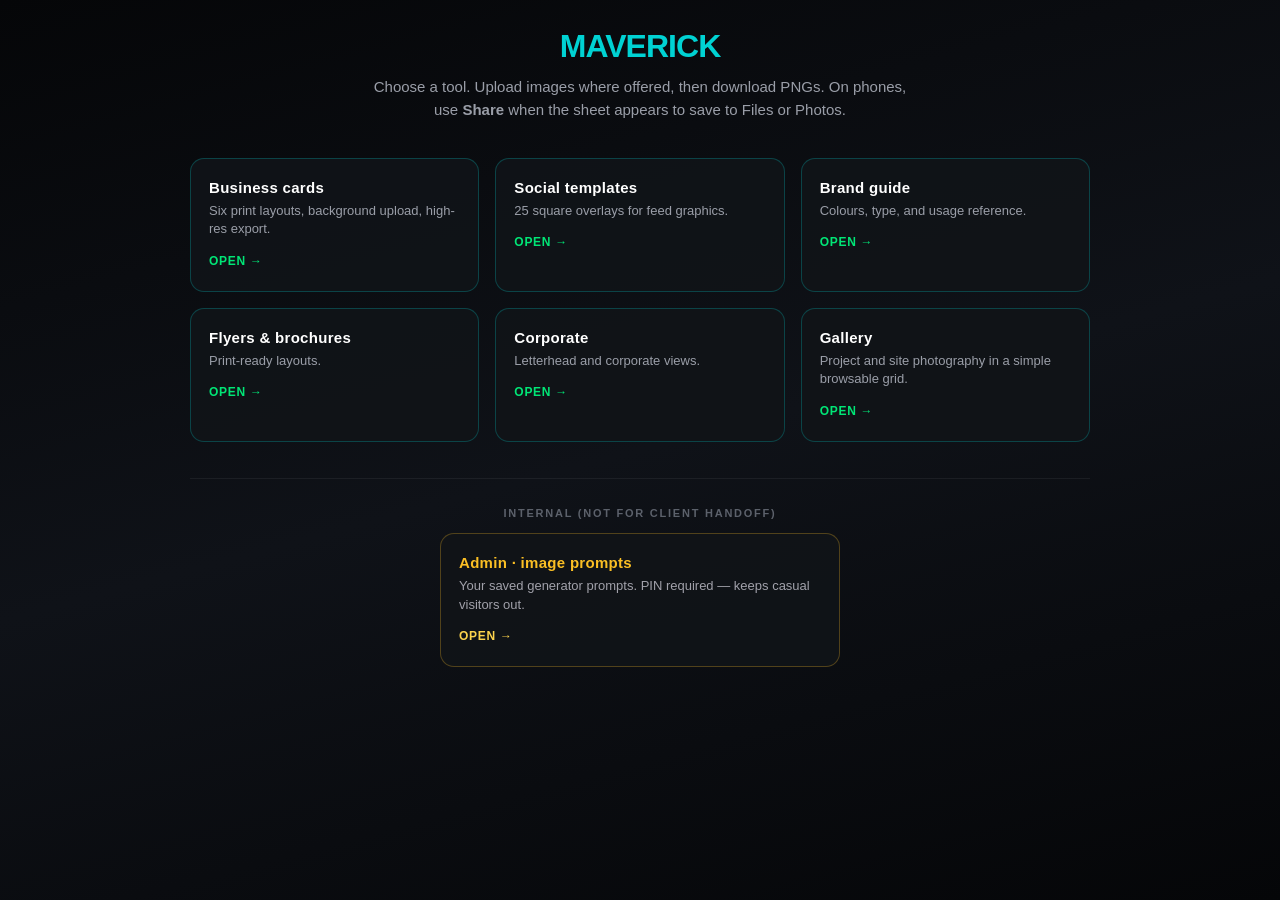
<file: index.html>
<!DOCTYPE html>
<html lang="en">
<head>
    <meta charset="UTF-8">
    <meta name="viewport" content="width=device-width, initial-scale=1.0, viewport-fit=cover">
    <meta name="theme-color" content="#050608">
    <title>Maverick — Client Studio</title>
    <link rel="stylesheet" href="assets/maverick-mobile.css">
    <style>
        :root {
            --charcoal: #0c0e12;
            --turq: #00d2d3;
            --green: #00e676;
            --muted: #9a9ea8;
            --font: -apple-system, BlinkMacSystemFont, "Segoe UI", Roboto, Helvetica, Arial, sans-serif;
        }
        * { box-sizing: border-box; }
        body {
            margin: 0;
            min-height: 100vh;
            font-family: var(--font);
            background: linear-gradient(165deg, #050608 0%, #0f1218 50%, #050608 100%);
            color: #fff;
            padding: 28px 20px 48px;
        }
        header {
            text-align: center;
            max-width: 560px;
            margin: 0 auto 36px;
        }
        h1 {
            font-weight: 900;
            font-size: clamp(1.5rem, 5vw, 2rem);
            letter-spacing: -0.03em;
            margin: 0 0 10px;
            color: var(--turq);
            text-transform: uppercase;
        }
        p.lead {
            margin: 0;
            color: var(--muted);
            font-size: 15px;
            line-height: 1.55;
        }
        .grid {
            display: grid;
            grid-template-columns: repeat(auto-fill, minmax(min(100%, 280px), 1fr));
            gap: 16px;
            max-width: 900px;
            margin: 0 auto;
        }
        a.card {
            display: flex;
            flex-direction: column;
            gap: 6px;
            padding: 20px 18px;
            border-radius: 14px;
            border: 1px solid rgba(0, 210, 211, 0.25);
            background: rgba(17, 20, 24, 0.92);
            text-decoration: none;
            color: inherit;
            min-height: 44px;
            transition: border-color 0.15s ease, transform 0.15s ease;
        }
        a.card:hover,
        a.card:focus-visible {
            border-color: rgba(0, 210, 211, 0.55);
            transform: translateY(-2px);
        }
        a.card strong {
            font-size: 15px;
            font-weight: 800;
            color: #fff;
            letter-spacing: 0.02em;
        }
        a.card span {
            font-size: 13px;
            color: var(--muted);
            line-height: 1.45;
        }
        a.card .go {
            margin-top: 8px;
            font-size: 12px;
            font-weight: 700;
            color: var(--green);
            text-transform: uppercase;
            letter-spacing: 0.06em;
        }
        .hub-internal {
            max-width: 900px;
            margin: 36px auto 0;
            padding-top: 28px;
            border-top: 1px solid rgba(255, 255, 255, 0.06);
        }
        .hub-internal-label {
            margin: 0 0 14px;
            text-align: center;
            font-size: 11px;
            font-weight: 700;
            text-transform: uppercase;
            letter-spacing: 0.16em;
            color: #5c616b;
        }
        a.card.card--internal {
            border-color: rgba(251, 191, 36, 0.28);
            max-width: 400px;
            margin: 0 auto;
        }
        a.card.card--internal:hover,
        a.card.card--internal:focus-visible {
            border-color: rgba(251, 191, 36, 0.5);
        }
        a.card.card--internal strong { color: #fbbf24; }
        a.card.card--internal span { color: #a1a1aa; }
        a.card.card--internal .go {
            color: #fcd34d;
        }
    </style>
</head>
<body>
    <header>
        <h1>Maverick</h1>
        <p class="lead">Choose a tool. Upload images where offered, then download PNGs. On phones, use <strong>Share</strong> when the sheet appears to save to Files or Photos.</p>
    </header>
    <nav class="grid" aria-label="Maverick tools">
        <a class="card" href="maverick-studio.html">
            <strong>Business cards</strong>
            <span>Six print layouts, background upload, high-res export.</span>
            <span class="go">Open →</span>
        </a>
        <a class="card" href="maverick-social.html">
            <strong>Social templates</strong>
            <span>25 square overlays for feed graphics.</span>
            <span class="go">Open →</span>
        </a>
        <a class="card" href="maverick-brand.html">
            <strong>Brand guide</strong>
            <span>Colours, type, and usage reference.</span>
            <span class="go">Open →</span>
        </a>
        <a class="card" href="maverick-flyer.html">
            <strong>Flyers &amp; brochures</strong>
            <span>Print-ready layouts.</span>
            <span class="go">Open →</span>
        </a>
        <a class="card" href="maverick-corporate.html">
            <strong>Corporate</strong>
            <span>Letterhead and corporate views.</span>
            <span class="go">Open →</span>
        </a>
        <a class="card" href="maverick-gallery.html">
            <strong>Gallery</strong>
            <span>Project and site photography in a simple browsable grid.</span>
            <span class="go">Open →</span>
        </a>
    </nav>

    <section class="hub-internal" aria-label="Internal tools">
        <p class="hub-internal-label">Internal (not for client handoff)</p>
        <a class="card card--internal" href="maverick-admin.html">
            <strong>Admin · image prompts</strong>
            <span>Your saved generator prompts. PIN required — keeps casual visitors out.</span>
            <span class="go">Open →</span>
        </a>
    </section>
</body>
</html>
</file>
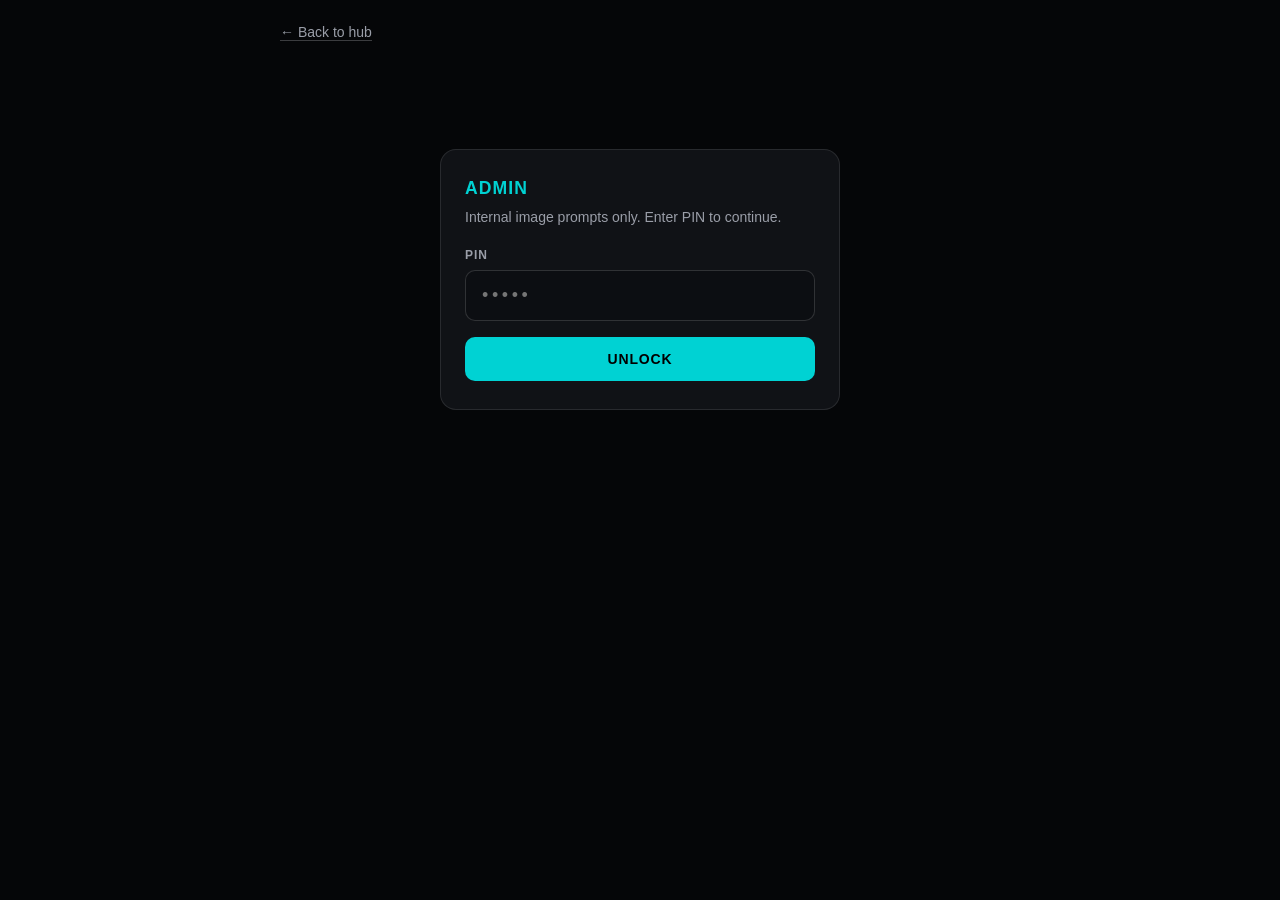
<file: maverick-admin.html>
<!DOCTYPE html>
<html lang="en">
<head>
    <meta charset="UTF-8">
    <meta name="viewport" content="width=device-width, initial-scale=1.0, viewport-fit=cover">
    <meta name="robots" content="noindex, nofollow">
    <meta name="theme-color" content="#050608">
    <title>Maverick — Admin</title>
    <link rel="stylesheet" href="assets/maverick-mobile.css">
    <style>
        :root {
            --turq: #00d2d3;
            --green: #00e676;
            --muted: #9a9ea8;
            --font: -apple-system, BlinkMacSystemFont, "Segoe UI", Roboto, Helvetica, Arial, sans-serif;
        }
        * { box-sizing: border-box; }
        body {
            margin: 0;
            min-height: 100vh;
            font-family: var(--font);
            background: #050608;
            color: #fff;
            padding: 24px 18px 48px;
        }
        .top {
            max-width: 720px;
            margin: 0 auto 28px;
            display: flex;
            align-items: center;
            justify-content: space-between;
            flex-wrap: wrap;
            gap: 12px;
        }
        .top a {
            color: var(--muted);
            font-size: 14px;
            text-decoration: none;
            border-bottom: 1px solid rgba(161, 161, 166, 0.35);
        }
        .top a:hover { color: #fff; }
        #pin-gate {
            max-width: 400px;
            margin: 12vh auto 0;
            padding: 28px 24px;
            border-radius: 16px;
            border: 1px solid rgba(255, 255, 255, 0.1);
            background: rgba(17, 20, 24, 0.95);
        }
        #pin-gate h1 {
            margin: 0 0 8px;
            font-size: 1.1rem;
            font-weight: 800;
            color: var(--turq);
            text-transform: uppercase;
            letter-spacing: 0.06em;
        }
        #pin-gate p.lead {
            margin: 0 0 20px;
            font-size: 14px;
            color: var(--muted);
            line-height: 1.5;
        }
        #pin-form label {
            display: block;
            font-size: 12px;
            font-weight: 700;
            text-transform: uppercase;
            letter-spacing: 0.08em;
            color: var(--muted);
            margin-bottom: 8px;
        }
        #pin-input {
            width: 100%;
            padding: 14px 16px;
            border-radius: 10px;
            border: 1px solid rgba(255, 255, 255, 0.15);
            background: #0c0e12;
            color: #fff;
            font-size: 18px;
            letter-spacing: 0.2em;
            margin-bottom: 16px;
        }
        #pin-input:focus {
            outline: none;
            border-color: var(--turq);
        }
        #pin-form button[type="submit"] {
            width: 100%;
            padding: 14px;
            border: none;
            border-radius: 10px;
            background: var(--turq);
            color: #000;
            font-weight: 800;
            font-size: 14px;
            text-transform: uppercase;
            letter-spacing: 0.06em;
            cursor: pointer;
        }
        #pin-form button[type="submit"]:hover { background: var(--green); }
        #pin-err {
            margin: 12px 0 0;
            font-size: 13px;
            color: #f87171;
        }
        #admin-main { max-width: 960px; margin: 0 auto; }
        #admin-main[hidden], #pin-gate[hidden] { display: none !important; }
        .bank {
            margin-bottom: 36px;
        }
        .bank h2 {
            margin: 0 0 8px;
            font-size: 1rem;
            color: var(--turq);
            text-transform: uppercase;
            letter-spacing: 0.04em;
        }
        .bank p.hint {
            margin: 0 0 12px;
            font-size: 13px;
            color: var(--muted);
            line-height: 1.45;
        }
        .bank-toolbar {
            display: flex;
            gap: 10px;
            margin-bottom: 10px;
            flex-wrap: wrap;
        }
        .bank-toolbar button {
            padding: 8px 14px;
            border-radius: 8px;
            border: 1px solid rgba(0, 210, 211, 0.4);
            background: rgba(0, 210, 211, 0.12);
            color: var(--turq);
            font-size: 12px;
            font-weight: 700;
            cursor: pointer;
        }
        .bank-toolbar button:hover { background: rgba(0, 210, 211, 0.22); }
        .bank-toolbar .done {
            color: var(--green);
            border-color: rgba(0, 230, 118, 0.4);
        }
        pre.copy-target {
            margin: 0;
            padding: 16px;
            border-radius: 12px;
            border: 1px solid rgba(255, 255, 255, 0.1);
            background: #0c0e12;
            color: #e5e7eb;
            font-size: 12px;
            line-height: 1.45;
            overflow-x: auto;
            white-space: pre-wrap;
            word-break: break-word;
            max-height: min(70vh, 560px);
            overflow-y: auto;
        }
        .lock-row {
            max-width: 960px;
            margin: 24px auto 0;
            text-align: right;
        }
        .lock-row button {
            background: transparent;
            border: 1px solid rgba(255, 255, 255, 0.2);
            color: var(--muted);
            padding: 8px 14px;
            border-radius: 8px;
            font-size: 12px;
            cursor: pointer;
        }
        .lock-row button:hover { color: #fff; border-color: rgba(255, 255, 255, 0.35); }
    </style>
</head>
<body>
    <div class="top">
        <a href="index.html">← Back to hub</a>
    </div>

    <div id="pin-gate">
        <h1>Admin</h1>
        <p class="lead">Internal image prompts only. Enter PIN to continue.</p>
        <form id="pin-form" novalidate>
            <label for="pin-input">PIN</label>
            <input id="pin-input" type="password" name="pin" inputmode="numeric" autocomplete="one-time-code" maxlength="12" required placeholder="•••••">
            <button type="submit">Unlock</button>
            <p id="pin-err" role="alert" hidden>Incorrect PIN. Try again.</p>
        </form>
    </div>

    <div id="admin-main" hidden>
        <div class="bank">
            <h2>Hospital epoxy workflow (JSON)</h2>
            <p class="hint">Copy as one block for your generator / notes.</p>
            <div class="bank-toolbar">
                <button type="button" data-copy="#json-hospital">Copy</button>
            </div>
            <pre id="json-hospital" class="copy-target"></pre>
        </div>

        <div class="bank">
            <h2>Industrial factory floor (JSON)</h2>
            <p class="hint">Six stages — concrete through finished mirror.</p>
            <div class="bank-toolbar">
                <button type="button" data-copy="#json-factory">Copy</button>
            </div>
            <pre id="json-factory" class="copy-target"></pre>
        </div>

        <div class="bank">
            <h2>Residential interior (JSON)</h2>
            <p class="hint">Prep through reveal / finished room.</p>
            <div class="bank-toolbar">
                <button type="button" data-copy="#json-residential">Copy</button>
            </div>
            <pre id="json-residential" class="copy-target"></pre>
        </div>

        <div class="bank">
            <h2>Extra single prompts (plain text)</h2>
            <p class="hint">Six standalone prompts + intro blurb.</p>
            <div class="bank-toolbar">
                <button type="button" data-copy="#text-extra">Copy</button>
            </div>
            <pre id="text-extra" class="copy-target"></pre>
        </div>

        <div class="lock-row">
            <button type="button" id="lock-btn">Lock (this browser tab)</button>
        </div>
    </div>

    <script>
(function () {
    var SESSION_KEY = 'mav_admin_ok_v1';
    var pinGate = document.getElementById('pin-gate');
    var adminMain = document.getElementById('admin-main');
    var pinForm = document.getElementById('pin-form');
    var pinInput = document.getElementById('pin-input');
    var pinErr = document.getElementById('pin-err');
    var lockBtn = document.getElementById('lock-btn');

    var DATA = {
        hospital: [
            {"stage":"Infection Control & Prep (Sealing the Ward)","prompt":"Raw documentary photography, highly realistic. A Black male contractor in a hospital corridor, meticulously taping heavy clear plastic sheeting over a set of double doors to seal off the work zone from the active hospital. He is wearing a black one-piece overall with faint dust and dried paint marks. His hands show real skin texture and effort as he presses the blue painter's tape against the clinical white door frame. Bright, harsh fluorescent hospital lighting. 35mm lens, unretouched, authentic, no CGI.","rationale":"Shows that Maverick respects the sensitive environment of a medical facility. Dust mitigation and infection control are massive selling points for hospital administrators."},
            {"stage":"Dustless Substrate Prep (HEPA Grinding)","prompt":"Realistic industrial photography, documentary style. A Black male contractor operating a walk-behind concrete floor grinder in a stripped-down hospital hallway. The grinder is attached to a massive industrial HEPA vacuum with thick ribbed hoses. He is wearing a dusty black one-piece overall, safety glasses, and a respirator mask. The environment is a mix of sterile hospital white walls and raw, exposed grey concrete flooring. Clinical overhead lighting, highly detailed, gritty but controlled labor, 50mm lens.","rationale":"Proves that they use the right gear for the environment. Hospital jobs require 'dustless' systems, and showing the heavy vacuum equipment establishes ultimate professionalism."},
            {"stage":"Hygienic Coving (The Wall-to-Floor Curve)","prompt":"Candid photojournalism, extreme realism. Low angle close-up of a Black male contractor kneeling on a concrete floor next to a white hospital wall. He is wearing faded black one-piece overalls with heavy grey dust on the knees. He is using a specialized curved steel coving trowel to meticulously sculpt a seamless, curved epoxy baseboard where the floor meets the wall. Authentic, calloused hands with a bit of grey resin on the knuckles. Shallow depth of field, sharp focus on the trowel and the smooth curve. Unstaged, raw.","rationale":"Coving is a strict health and safety requirement in hospitals so bacteria can't build up in 90-degree corners. Highlighting this specific technical skill screams 'we are medical facility experts'."},
            {"stage":"Active Pour (Medical Grade Resin)","prompt":"Hyper-realistic on-site construction photography. Wide shot looking down a long, bright hospital corridor. A Black male contractor is pouring a heavy bucket of thick, pale medical-blue epoxy resin onto the floor. He is wearing a black one-piece overall with fresh resin drips on the boots and cuffs, and specialized spiked shoes. The wet resin is highly reflective, bouncing the harsh white fluorescent ceiling lights. Deep depth of field, authentic mid-job chaos contrasting with clinical walls. No CGI, perfectly lifelike.","rationale":"Captures the critical moment of the pour. The pale blue/grey resin is classic for medical environments, and the spiked shoes reinforce the specialized nature of the work."},
            {"stage":"Topcoat Application (Anti-Slip Finish)","prompt":"Cinematic documentary photography, unpolished. A Black male contractor in a hospital room, standing on a glossy wet epoxy floor wearing spiked cleats. He is using a long metal extension pole with a high-quality roller to apply a clear, matte anti-slip topcoat over the resin. He is wearing a dark charcoal one-piece overall speckled with white and grey dust. Intense, focused expression. The room has clinical medical gas outlets on the walls. Natural window light mixing with harsh overheads. 85mm lens, photorealistic.","rationale":"Shows the final technical step. Hospitals need anti-slip surfaces that are still easy to clean. The concentration on the worker's face emphasizes the zero-margin-for-error nature of the job."},
            {"stage":"Finished Floor (The Clinical Mirror & The Worker)","prompt":"Editorial documentary photography. A stunning wide shot of a finished, completely seamless, high-gloss pale grey hospital corridor. It looks absolutely pristine and sterile, reflecting the doors and lights perfectly. Just outside the finished zone, standing on a taped-off raw concrete section, a Black male contractor in a heavily soiled, dusty, and paint-splattered black one-piece overall is wiping sweat from his forehead with a rag. Stark, beautiful contrast between the dirty labor and the flawless medical environment. 24mm lens.","rationale":"The ultimate payoff shot. It visualizes the core brand message: the pristine, ultra-hygienic environment exists entirely because of the hard, gritty work put in by the Maverick specialist."}
        ],
        factory: [
            {"stage":"Surface Preparation (Concrete Grinding)","prompt":"Raw industrial documentary photography, highly realistic. A Black male contractor operating a heavy-duty, walk-behind concrete floor grinder in a massive, dimly lit factory. He is wearing a black one-piece overall heavily coated in grey concrete dust from the knees down, along with industrial ear muffs and a respirator mask. The grinder is kicking up a slight haze of dust. Harsh lighting from high-bay warehouse lights cutting through the dust. 35mm lens, gritty, unretouched, authentic heavy labor.","rationale":"Shows that Maverick understands the most critical step of epoxy flooring: mechanical profile prep. The heavy dust on the dark overalls grounds the image in undeniable reality."},
            {"stage":"Substrate Patching (Crack Filling)","prompt":"Candid photojournalism, extreme realism. Low angle close-up of a Black male contractor kneeling on a rough concrete factory floor. He is wearing faded black one-piece overalls with heavily scuffed and dusty knees. He is using a steel hand trowel to aggressively pack a thick epoxy patching compound into a jagged structural crack in the concrete. Authentic skin texture on his bare hands, showing minor calluses and dirt. Ambient industrial lighting, 50mm lens, shallow depth of field focusing on the tool and the crack.","rationale":"Focuses on the meticulous structural remediation that happens before the coating goes down. The scuffed knees of the overall prove this is real, hard work."},
            {"stage":"Chemical Mixing (The Resin Station)","prompt":"Cinematic documentary photography, unpolished. A Black male contractor standing over a large industrial mixing bucket in a warehouse loading bay. He is holding a heavy-duty power drill fitted with a long metal mixing paddle, aggressively churning a thick, grey, two-part epoxy resin. He is wearing a black one-piece overall with visible chemical smudges and dried epoxy drips. He has thick black nitrile gloves on. Focused expression. Natural daylight spilling in from an open rolling warehouse door. 85mm lens, photorealistic.","rationale":"Highlights the technical, chemical nature of advanced coatings. The mixing process is crucial for epoxy, and capturing the viscous texture of the resin adds immense realism."},
            {"stage":"Active Application (Notched Squeegee)","prompt":"Hyper-realistic on-site construction photography. Wide shot of a Black male contractor in a massive industrial corridor. He is wearing a black one-piece overall, bending forward and pulling a wide, metal-notched squeegee through a massive puddle of self-leveling dark grey epoxy. The wet epoxy is highly reflective, mirroring the harsh overhead fluorescent lights. The contractor's overall has wet splashes of resin on the boots and cuffs. Deep depth of field, sharp focus, no CGI, completely authentic.","rationale":"Captures the heavy physical exertion and the specific professional tools used for industrial floor coatings. The reflection in the wet epoxy creates a striking visual."},
            {"stage":"De-Aeration (Spiked Shoes & Roller)","prompt":"Realistic architectural photography, documentary style. Full body shot of a Black male contractor walking directly on top of a freshly laid, wet, glossy grey epoxy floor inside a warehouse. He is wearing specialized spiked epoxy cleats over his work boots to avoid leaving footprints. He is wearing a worn black one-piece overall and using an extension pole with a spiked porcupine roller to release air bubbles from the wet resin. Intense focus. Crisp industrial lighting, 50mm lens, raw and lifelike.","rationale":"The spiked shoes and spiked roller are highly specific insider tools for epoxy work. Seeing them in use instantly signals to facility managers that this team knows exactly what they are doing."},
            {"stage":"Finished Floor (The Mirror Finish & The Worker)","prompt":"Editorial documentary photography. A wide shot looking down a vast warehouse aisle. The floor is a completely flawless, seamless, high-gloss grey epoxy that looks like glass, reflecting the factory ceiling perfectly. In the foreground edge, standing on the untreated concrete boundary, a Black male contractor in a dusty, paint-splattered black one-piece overall stands with his hands on his hips, admiring the finished cure. Stark contrast between the dirty, gritty worker and the pristine, clinical perfection of the floor. Unretouched, 24mm lens.","rationale":"The ultimate proof of concept. It contrasts the gritty reality of the laborer against the premium, high-performance outcome they deliver to the client."}
        ],
        residential: [
            {"stage":"Interior Prep (Masking and Taping)","prompt":"Candid documentary photography, highly realistic. Over-the-shoulder shot of a Black male painter kneeling on a canvas drop cloth in a modern residential living room. He is wearing faded black one-piece overalls with dried white paint scuffs. He is meticulously applying blue painter's tape along the edge of a wooden baseboard. His hands show real skin texture and minor paint stains. Natural daylight streaming through a nearby window, casting soft shadows. Shallow depth of field, 50mm lens, unretouched, no CGI, authentic prep work.","rationale":"Sells the meticulous nature of interior prep. The focus on the tape and baseboard shows that Maverick cares about the details and protecting the homeowner's property."},
            {"stage":"Interior Prep (Sanding and Patching)","prompt":"Raw architectural photography, unpolished reality. A Black male contractor standing in a partially prepped bedroom, using a sanding sponge on a freshly patched drywall seam. He is wearing a black one-piece overall that is heavily dusted with fine white gypsum powder across the chest and thighs. He has a white dust mask pulled down around his neck. White canvas drop cloths cover the floor. Ambient room lighting, gritty texture, sharp focus on the dust and action. 35mm lens, completely photorealistic.","rationale":"Shows the unglamorous but vital step of substrate preparation. The drywall dust on the dark overalls creates a highly authentic, blue-collar visual."},
            {"stage":"Active Painting (Cutting In / Ceiling Line)","prompt":"Hyper-realistic on-site photography. Low angle close-up of a Black male professional painter standing on a small aluminum step ladder in a residential hallway. He is wearing black one-piece overalls dotted with fresh white paint splatters. He is intensely focused, holding a high-quality angled paintbrush, cutting in a razor-sharp line of grey paint where the wall meets the white ceiling. Sweat on his brow, realistic lighting from a ceiling fixture. Macro details on the brush bristles and paint texture. No artificial studio lights.","rationale":"Highlights expert precision and a steady hand. Cutting in without tape is a mark of a true professional, and the low angle makes the contractor look authoritative."},
            {"stage":"Active Painting (Wall Rolling)","prompt":"Realistic documentary style. Wide shot of a residential dining room. A Black male contractor is using a metal extension pole with a thick roller to apply smooth, matte turquoise paint to a large accent wall. He is wearing a heavy-duty black one-piece overall with paint marks. A metal paint tray sits on a thick, paint-stained canvas drop cloth on the floor. Furniture in the background is covered in clear plastic sheeting. Bright natural light from a window. 24mm lens, authentic mid-job environment, highly lifelike.","rationale":"Demonstrates the scale of interior work while subtly showing off the protective plastic sheeting on the furniture—reassuring the target audience that their home is safe."},
            {"stage":"Finalizing (The Reveal / Tape Peel)","prompt":"Cinematic documentary photography, extreme close-up. The paint-stained hands of a Black male contractor gently pulling away a strip of blue painter's tape from a door frame. The peel reveals a flawless, razor-sharp edge between a crisp white wooden door frame and a newly painted dark charcoal wall. The cuff of his black overall is visible, dusted with drywall powder. Perfect lighting highlighting the wet sheen of the fresh paint versus the dry tape. 100mm macro lens, satisfying, hyper-detailed, unretouched.","rationale":"The 'tape peel' is universally satisfying and acts as undeniable proof of a flawless, high-quality finish and expert masking."},
            {"stage":"Finished (Pristine Room & The Worker)","prompt":"Editorial interior photography mixed with raw documentary style. A wide shot of a flawlessly painted, modern living room with crisp white ceilings and flawless charcoal walls. In the foreground, slightly out of focus, a Black male contractor in paint-splattered black overalls is rolling up a heavy canvas drop cloth, packing up his gear. The contrast between the dirty, hard-working contractor and the absolute perfection of the finished room is stark. Soft afternoon sunlight, 35mm lens, highly realistic, no CGI.","rationale":"Creates a powerful visual contrast. It proves that the beautiful, pristine home is the direct result of the gritty, messy labor provided by the Maverick specialist."}
        ],
        extra: "Fucking brilliant. Let's get into the nitty-gritty. We're pushing close-ups, over-the-shoulder shots, and macro details to build out a massive, highly authentic asset library. No plastic CGI bullshit, just real workers doing the actual heavy lifting.\n\nHere are 6 new, highly detailed prompts formatted separately so you can just copy and paste them straight into your image generator.\n\n***\n\n**Prompt 1: Expansion Joint Sealing (Macro Close-Up, Hands Only)**\nDocumentary style photography, hyper-realistic, extreme close-up. Focus on the hands and forearms of a Black male contractor sealing a large concrete expansion joint. He is wearing a heavy-duty black one-piece overall; the cuffs are frayed and dusted with grey concrete powder and white paint. He is using a professional caulking gun to squeeze thick grey polyurethane sealant into the concrete gap. Realistic skin texture with faint paint smudges on his knuckles. Shot on 100mm macro lens, shallow depth of field, natural harsh lighting. No CGI, raw industrial texture.\n\n***\n\n**Prompt 2: Rope Access Painting (Wide Scale, Faceless / Back View)**\nRealistic architectural photography, unretouched. A Black male professional painter suspended on industry-standard rope access gear against the massive concrete wall of a high-rise commercial building. Shot from behind and slightly below, his face is not visible. He is wearing a faded black one-piece overall speckled with white and turquoise paint drops, strapped tightly into a heavy-duty safety harness. He is using an extension pole roller to apply thick coating to the wall. Bright daytime sunlight, deep shadows, 35mm lens, authentic urban construction environment, completely photorealistic.\n\n***\n\n**Prompt 3: Liquid Applied Waterproofing / Balcony (Over-The-Shoulder, Focused)**\nCandid photojournalism, realistic. Over-the-shoulder shot of a Black male contractor kneeling on an exposed, weathered concrete balcony. He is wearing a black one-piece overall that shows heavy wear, knee-scuffs, and dried grey waterproofing compound. He is using a thick industrial brush to cut in a dark grey liquid membrane along the corner where the floor meets the wall. Natural overcast outdoor light, muted tones, highly detailed concrete textures. 50mm lens, eye-level, unstaged, no artificial lighting.\n\n***\n\n**Prompt 4: Industrial Corrosion Control (Profile, Action & Dust)**\nRaw documentary photography, gritty and realistic. A Black male contractor prepping massive rusted steel I-beams in an old industrial factory. Side profile shot. He is wearing a black one-piece overall covered in orange rust dust and grime, along with safety glasses and heavy leather gloves. He is using an angle grinder with a wire cup brush to strip the rust, creating a cloud of fine dust and a few sparks. Natural dim factory lighting piercing through high windows. Cinematic but raw, unpolished, 85mm lens.\n\n***\n\n**Prompt 5: Continuous QA Inspection (Close-Up, Tool & Texture)**\nHyper-realistic industrial photography, unretouched. Extreme close-up of a Black male contractor's hand pressing a digital Dry Film Thickness (DFT) gauge against a freshly painted commercial steel door frame. The sleeve of his black one-piece overall is visible, showing a few stray paint splatters and dust. The hand looks real, with authentic skin texture and a smudge of grease on the thumb. The digital screen of the gauge is in sharp focus. Clinical, precise, but clearly on a real, dirty job site. Macro lens, sharp contrast.\n\n***\n\n**Prompt 6: Rising Damp Treatment (Low Angle, Crouching)**\nRealistic on-site photography, documentary style. Low angle shot of a Black male contractor crouching near the base of an interior brick wall where the plaster has been stripped away. He is wearing a black one-piece overall heavily dusted with white plaster and brick dust. He is holding a specialized injection pump, pumping damp-proof cream into drilled holes along the mortar line. Only the side of his face is visible, focused and sweating slightly. Dim ambient indoor construction lighting, raw and authentic, no studio lights.\n"
    };

    function prettyJson(arr) {
        return JSON.stringify(arr, null, 2);
    }

    function unlockUi() {
        pinGate.hidden = true;
        adminMain.hidden = false;
        sessionStorage.setItem(SESSION_KEY, '1');
    }

    function lockUi() {
        sessionStorage.removeItem(SESSION_KEY);
        pinGate.hidden = false;
        adminMain.hidden = true;
        pinInput.value = '';
        pinErr.hidden = true;
    }

    function checkPin(raw) {
        var s = String(raw || '').replace(/\D/g, '');
        var target = [8, 5, 8, 7, 9].join('');
        return s === target;
    }

    document.getElementById('json-hospital').textContent = prettyJson(DATA.hospital);
    document.getElementById('json-factory').textContent = prettyJson(DATA.factory);
    document.getElementById('json-residential').textContent = prettyJson(DATA.residential);
    document.getElementById('text-extra').textContent = DATA.extra;

    if (sessionStorage.getItem(SESSION_KEY) === '1') {
        unlockUi();
    }

    pinForm.addEventListener('submit', function (e) {
        e.preventDefault();
        pinErr.hidden = true;
        if (checkPin(pinInput.value)) {
            unlockUi();
        } else {
            pinErr.hidden = false;
            pinInput.select();
        }
    });

    lockBtn.addEventListener('click', lockUi);

    document.querySelectorAll('[data-copy]').forEach(function (btn) {
        btn.addEventListener('click', function () {
            var sel = btn.getAttribute('data-copy');
            var el = document.querySelector(sel);
            if (!el) return;
            var text = el.textContent;
            function markDone() {
                btn.classList.add('done');
                btn.textContent = 'Copied';
                setTimeout(function () {
                    btn.classList.remove('done');
                    btn.textContent = 'Copy';
                }, 1600);
            }
            if (navigator.clipboard && navigator.clipboard.writeText) {
                navigator.clipboard.writeText(text).then(markDone).catch(function () {
                    window.prompt('Copy:', text);
                });
            } else {
                window.prompt('Copy:', text);
            }
        });
    });
})();
    </script>
</body>
</html>
</file>
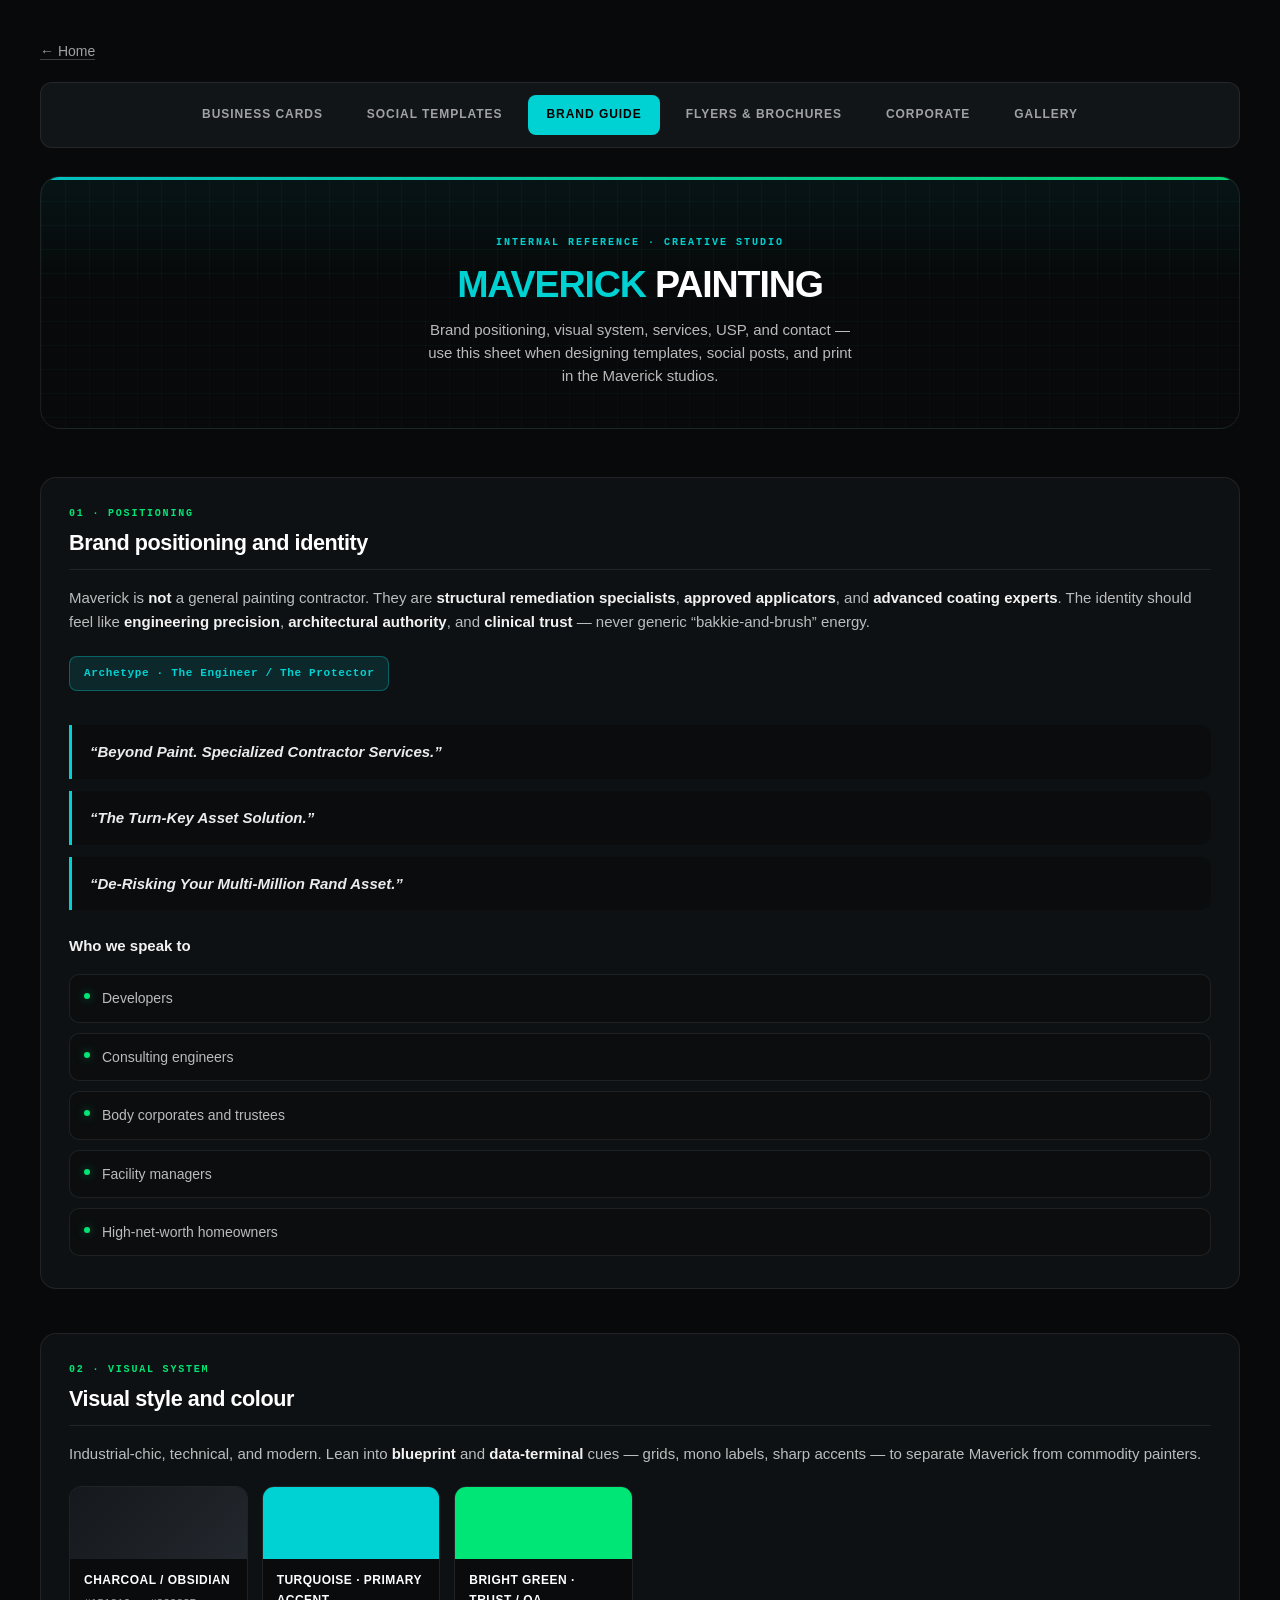
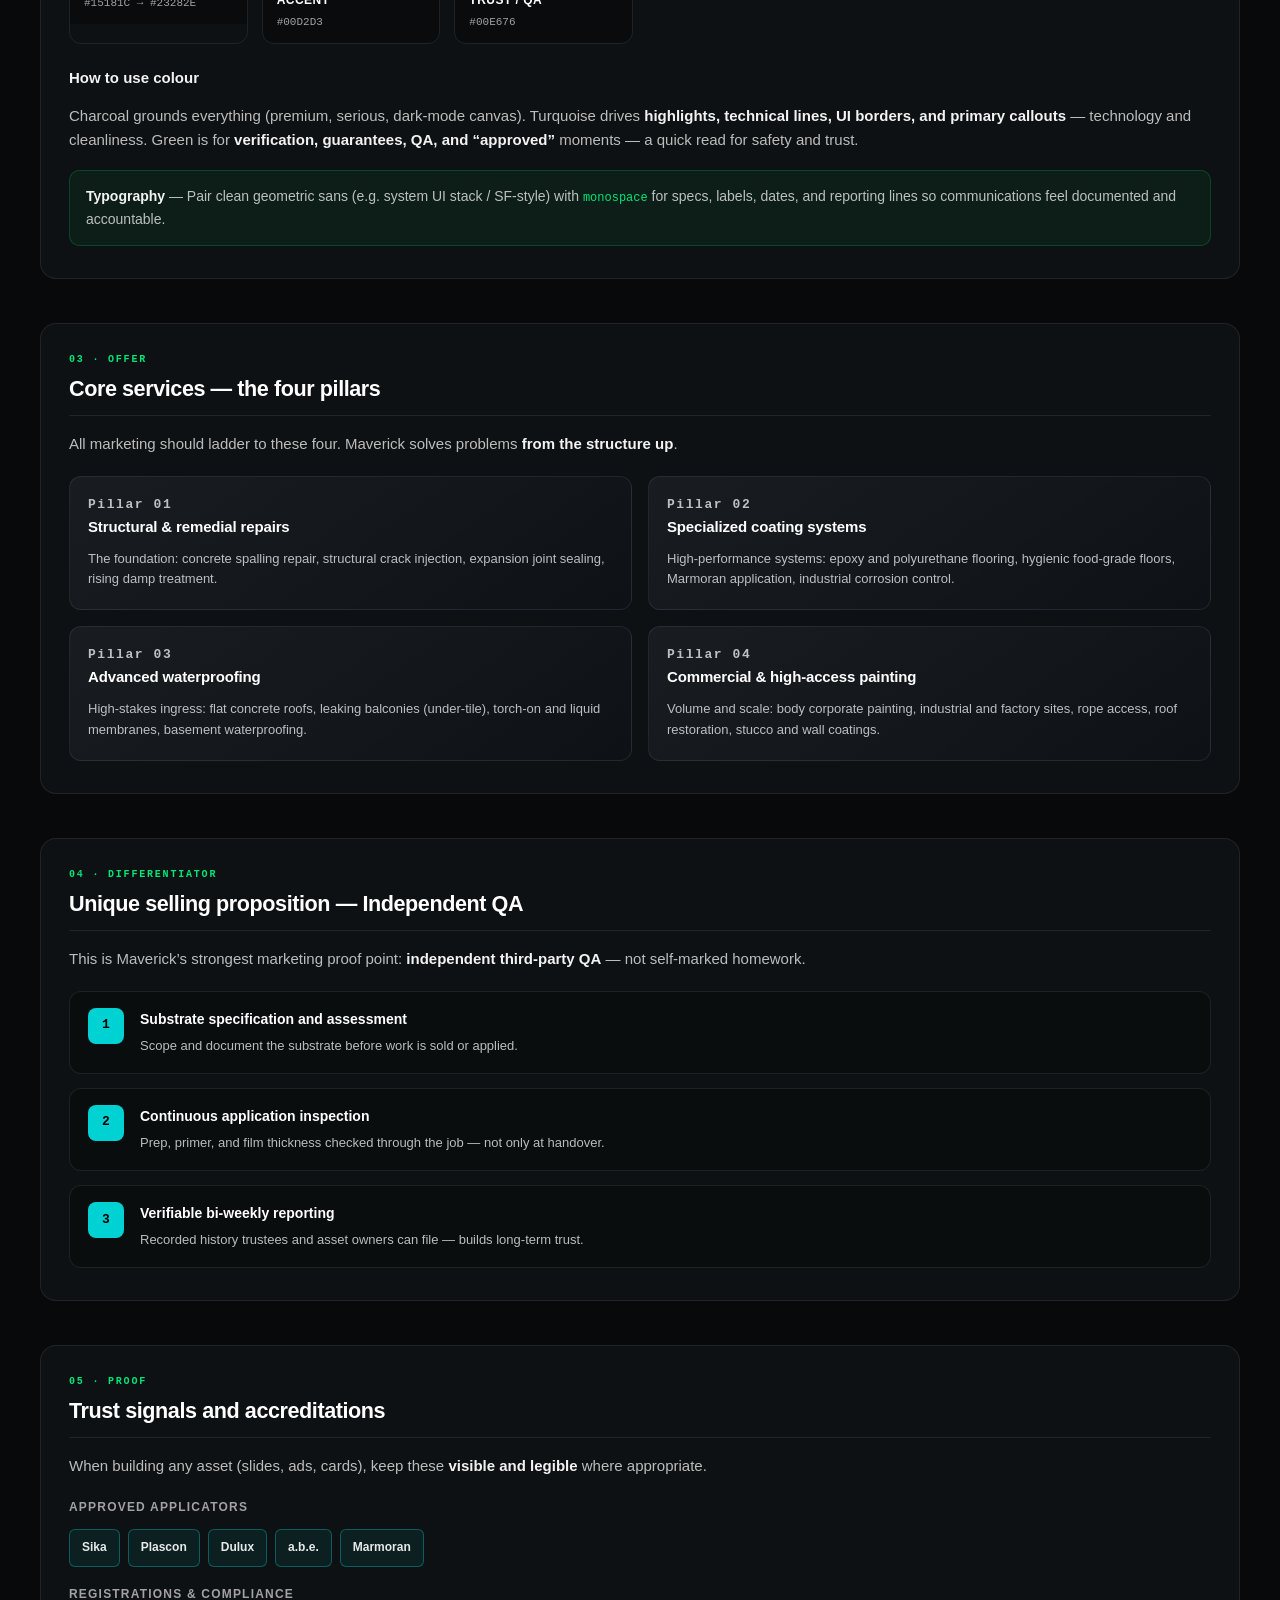
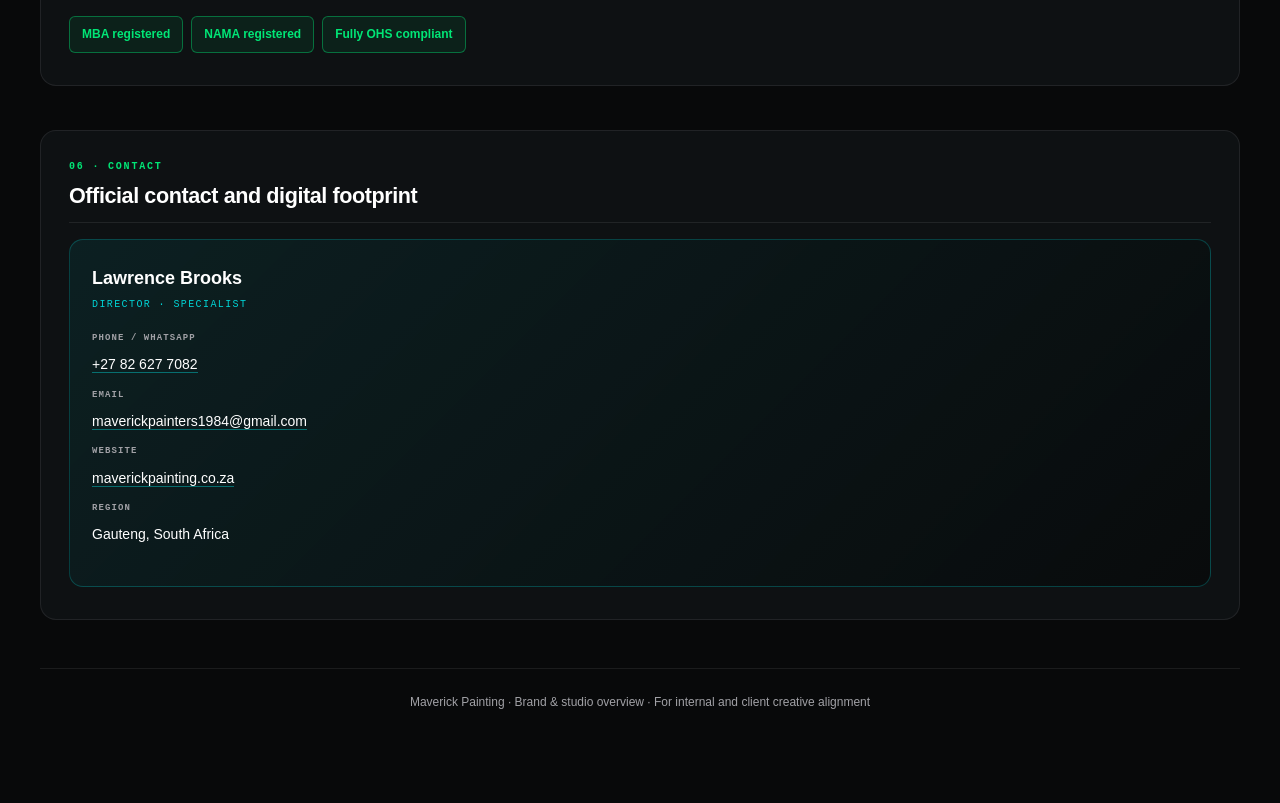
<file: maverick-brand.html>
<!DOCTYPE html>
<html lang="en">
<head>
    <meta charset="UTF-8">
    <meta name="viewport" content="width=device-width, initial-scale=1.0, viewport-fit=cover">
    <link rel="stylesheet" href="assets/maverick-mobile.css">
    <title>Maverick Painting — Brand &amp; Studio Guide</title>
    <style>
        :root {
            --mav-shell: 1200px;
            --charcoal: #15181C;
            --charcoal-mid: #1a1f24;
            --charcoal-light: #23282E;
            --turquoise: #00D2D3;
            --bright-green: #00E676;
            --white: #ffffff;
            --titanium: #A1A1A6;
            --muted: rgba(255, 255, 255, 0.72);
            --border: rgba(255, 255, 255, 0.08);
            --font-main: -apple-system, BlinkMacSystemFont, "Segoe UI", Roboto, Helvetica, Arial, sans-serif;
            --font-mono: "SF Mono", "Roboto Mono", Menlo, Consolas, monospace;
        }

        * { box-sizing: border-box; }
        body {
            margin: 0;
            font-family: var(--font-main);
            background: #08090a;
            color: var(--white);
            line-height: 1.6;
            font-size: 16px;
            padding: 40px 24px 80px;
        }

        .site-nav {
            max-width: var(--mav-shell);
            margin: 0 auto 20px;
            font-size: 14px;
        }
        .site-nav a {
            color: var(--titanium);
            text-decoration: none;
            border-bottom: 1px solid rgba(161, 161, 166, 0.35);
        }
        .site-nav a:hover {
            color: var(--white);
            border-bottom-color: rgba(255, 255, 255, 0.35);
        }

        .mav-subnav {
            max-width: var(--mav-shell);
            margin: 0 auto 28px;
            display: flex;
            flex-wrap: wrap;
            gap: 8px;
            align-items: center;
            justify-content: center;
            padding: 12px 18px;
            background: rgba(20, 24, 28, 0.85);
            border: 1px solid var(--border);
            border-radius: 12px;
        }
        .mav-subnav a {
            color: var(--titanium);
            text-decoration: none;
            font-size: 12px;
            font-weight: 800;
            text-transform: uppercase;
            letter-spacing: 0.08em;
            padding: 10px 18px;
            border-radius: 8px;
            transition: background 0.15s ease, color 0.15s ease;
        }
        .mav-subnav a:hover {
            color: var(--white);
            background: rgba(255, 255, 255, 0.08);
        }
        .mav-subnav a.is-active {
            color: #000;
            background: var(--turquoise);
        }
        .mav-subnav__soon {
            font-size: 11px;
            font-weight: 600;
            color: var(--titanium);
            opacity: 0.55;
            padding: 10px 14px;
            cursor: default;
            text-transform: uppercase;
            letter-spacing: 0.06em;
        }

        .wrap {
            max-width: var(--mav-shell);
            margin: 0 auto;
        }

        .hero {
            text-align: center;
            padding: 48px 32px 40px;
            margin-bottom: 48px;
            background:
                linear-gradient(180deg, rgba(0, 210, 211, 0.06) 0%, transparent 45%),
                linear-gradient(rgba(0, 210, 211, 0.04) 1px, transparent 1px),
                linear-gradient(90deg, rgba(0, 210, 211, 0.04) 1px, transparent 1px);
            background-size: 100% 100%, 24px 24px, 24px 24px;
            border: 1px solid var(--border);
            border-radius: 20px;
            position: relative;
            overflow: hidden;
        }
        .hero::before {
            content: "";
            position: absolute;
            top: 0;
            left: 0;
            right: 0;
            height: 3px;
            background: linear-gradient(90deg, var(--turquoise), var(--bright-green));
            opacity: 0.9;
        }
        .hero-kicker {
            font-family: var(--font-mono);
            font-size: 10px;
            font-weight: 700;
            letter-spacing: 0.2em;
            text-transform: uppercase;
            color: var(--turquoise);
            margin-bottom: 12px;
        }
        .hero h1 {
            margin: 0 0 12px;
            font-size: clamp(1.75rem, 4vw, 2.35rem);
            font-weight: 900;
            letter-spacing: -0.03em;
            line-height: 1.15;
            text-transform: uppercase;
        }
        .hero h1 span { color: var(--turquoise); }
        .hero-lead {
            margin: 0 auto;
            max-width: 52ch;
            color: var(--muted);
            font-size: 15px;
            line-height: 1.55;
        }

        section {
            margin-bottom: 44px;
            padding: 28px 28px 32px;
            background: rgba(21, 24, 28, 0.55);
            border: 1px solid var(--border);
            border-radius: 16px;
        }
        .section-label {
            font-family: var(--font-mono);
            font-size: 10px;
            font-weight: 700;
            letter-spacing: 0.18em;
            text-transform: uppercase;
            color: var(--bright-green);
            margin-bottom: 8px;
        }
        section h2 {
            margin: 0 0 16px;
            font-size: 1.35rem;
            font-weight: 800;
            letter-spacing: -0.02em;
            line-height: 1.25;
            padding-bottom: 12px;
            border-bottom: 1px solid var(--border);
        }
        section p {
            margin: 0 0 14px;
            color: var(--muted);
            font-size: 15px;
        }
        section p:last-child { margin-bottom: 0; }
        strong { color: rgba(255, 255, 255, 0.95); font-weight: 700; }

        .archetype {
            display: inline-block;
            margin-top: 8px;
            padding: 8px 14px;
            background: rgba(0, 210, 211, 0.12);
            border: 1px solid rgba(0, 210, 211, 0.35);
            border-radius: 8px;
            font-family: var(--font-mono);
            font-size: 11px;
            font-weight: 700;
            letter-spacing: 0.06em;
            color: var(--turquoise);
        }

        .taglines {
            display: flex;
            flex-direction: column;
            gap: 12px;
            margin: 20px 0 0;
            padding: 0;
            list-style: none;
        }
        .tagline {
            margin: 0;
            padding: 16px 18px;
            border-left: 3px solid var(--turquoise);
            background: rgba(0, 0, 0, 0.25);
            border-radius: 0 10px 10px 0;
            font-size: 15px;
            font-weight: 600;
            font-style: italic;
            color: rgba(255, 255, 255, 0.92);
            line-height: 1.45;
        }

        .audience-list {
            margin: 16px 0 0;
            padding: 0;
            list-style: none;
            display: grid;
            gap: 10px;
        }
        .audience-list li {
            display: flex;
            align-items: flex-start;
            gap: 12px;
            padding: 12px 14px;
            background: rgba(0, 0, 0, 0.2);
            border-radius: 10px;
            border: 1px solid var(--border);
            color: var(--muted);
            font-size: 14px;
        }
        .audience-list li::before {
            content: "";
            width: 6px;
            height: 6px;
            margin-top: 6px;
            flex-shrink: 0;
            border-radius: 50%;
            background: var(--bright-green);
            box-shadow: 0 0 10px rgba(0, 230, 118, 0.45);
        }

        .swatches {
            display: grid;
            grid-template-columns: repeat(auto-fill, minmax(160px, 1fr));
            gap: 14px;
            margin-top: 20px;
        }
        .swatch {
            border-radius: 12px;
            overflow: hidden;
            border: 1px solid var(--border);
        }
        .swatch-color {
            height: 72px;
        }
        .swatch-meta {
            padding: 12px 14px;
            background: rgba(0, 0, 0, 0.35);
        }
        .swatch-name {
            font-size: 12px;
            font-weight: 800;
            text-transform: uppercase;
            letter-spacing: 0.04em;
            margin-bottom: 4px;
        }
        .swatch-hex {
            font-family: var(--font-mono);
            font-size: 11px;
            color: var(--titanium);
        }

        .type-note {
            margin-top: 18px;
            padding: 14px 16px;
            background: rgba(0, 230, 118, 0.06);
            border: 1px solid rgba(0, 230, 118, 0.2);
            border-radius: 10px;
            font-size: 14px;
            color: var(--muted);
        }
        .type-note code {
            font-family: var(--font-mono);
            font-size: 12px;
            color: var(--bright-green);
        }

        .pillars {
            display: grid;
            gap: 16px;
            margin-top: 20px;
        }
        @media (min-width: 640px) {
            .pillars { grid-template-columns: 1fr 1fr; }
        }
        .pillar {
            padding: 18px 18px 20px;
            border-radius: 12px;
            border: 1px solid var(--border);
            background: linear-gradient(145deg, rgba(26, 31, 36, 0.9) 0%, rgba(15, 18, 22, 0.95) 100%);
        }
        .pillar-num {
            font-family: var(--font-mono);
            font-size: 10px;
            font-weight: 800;
            color: var(--turquoise);
            letter-spacing: 0.12em;
            margin-bottom: 8px;
        }
        .pillar h3 {
            margin: 0 0 10px;
            font-size: 15px;
            font-weight: 800;
            letter-spacing: -0.01em;
        }
        .pillar p {
            margin: 0;
            font-size: 13px;
            line-height: 1.55;
            color: var(--muted);
        }

        .usp-intro {
            font-size: 15px;
            color: var(--muted);
            margin-bottom: 20px !important;
        }
        .steps {
            margin: 0;
            padding: 0;
            list-style: none;
            display: flex;
            flex-direction: column;
            gap: 14px;
        }
        .step {
            display: grid;
            grid-template-columns: auto 1fr;
            gap: 16px;
            align-items: start;
            padding: 16px 18px;
            border-radius: 12px;
            border: 1px solid var(--border);
            background: rgba(0, 0, 0, 0.22);
        }
        .step-n {
            width: 36px;
            height: 36px;
            display: flex;
            align-items: center;
            justify-content: center;
            font-family: var(--font-mono);
            font-size: 13px;
            font-weight: 800;
            color: #000;
            background: var(--turquoise);
            border-radius: 8px;
        }
        .step h3 {
            margin: 0 0 6px;
            font-size: 14px;
            font-weight: 800;
        }
        .step p {
            margin: 0;
            font-size: 13px;
            color: var(--muted);
        }

        .badges {
            margin-top: 20px;
        }
        .badges h3 {
            font-size: 12px;
            font-weight: 800;
            text-transform: uppercase;
            letter-spacing: 0.1em;
            color: var(--titanium);
            margin: 0 0 12px;
        }
        .badge-row {
            display: flex;
            flex-wrap: wrap;
            gap: 8px;
            margin-bottom: 18px;
        }
        .badge-row:last-child { margin-bottom: 0; }
        .badge {
            display: inline-block;
            padding: 8px 12px;
            font-size: 12px;
            font-weight: 700;
            border-radius: 6px;
            border: 1px solid rgba(0, 210, 211, 0.35);
            background: rgba(0, 210, 211, 0.08);
            color: rgba(255, 255, 255, 0.9);
        }
        .badge--green {
            border-color: rgba(0, 230, 118, 0.4);
            background: rgba(0, 230, 118, 0.08);
            color: var(--bright-green);
        }

        .contact-card {
            margin-top: 8px;
            padding: 24px 22px;
            border-radius: 14px;
            border: 1px solid rgba(0, 210, 211, 0.25);
            background: linear-gradient(135deg, rgba(0, 210, 211, 0.08) 0%, rgba(0, 0, 0, 0.35) 100%);
        }
        .contact-name {
            font-size: 18px;
            font-weight: 800;
            margin-bottom: 4px;
        }
        .contact-role {
            font-family: var(--font-mono);
            font-size: 10px;
            text-transform: uppercase;
            letter-spacing: 0.14em;
            color: var(--turquoise);
            margin-bottom: 18px;
        }
        .contact-row {
            display: flex;
            flex-wrap: wrap;
            gap: 8px 20px;
            margin-bottom: 12px;
            font-size: 14px;
        }
        .contact-row:last-child { margin-bottom: 0; }
        .contact-row dt {
            margin: 0;
            font-family: var(--font-mono);
            font-size: 9px;
            font-weight: 700;
            letter-spacing: 0.12em;
            text-transform: uppercase;
            color: var(--titanium);
            width: 100%;
        }
        .contact-row dd {
            margin: 0;
        }
        .contact-row a {
            color: var(--white);
            text-decoration: none;
            border-bottom: 1px solid rgba(0, 210, 211, 0.45);
        }
        .contact-row a:hover {
            color: var(--turquoise);
            border-bottom-color: var(--turquoise);
        }

        .footer-note {
            text-align: center;
            margin-top: 48px;
            padding-top: 24px;
            border-top: 1px solid var(--border);
            font-size: 12px;
            color: var(--titanium);
            max-width: var(--mav-shell);
            margin-left: auto;
            margin-right: auto;
        }
    </style>
</head>
<body>
    <nav class="site-nav"><a href="index.html">← Home</a></nav>

    <nav class="mav-subnav" aria-label="Maverick studios">
        <a href="maverick-studio.html">Business cards</a>
        <a href="maverick-social.html">Social templates</a>
        <a href="maverick-brand.html" class="is-active" aria-current="page">Brand guide</a>
        <a href="maverick-flyer.html">Flyers &amp; brochures</a>
        <a href="maverick-corporate.html">Corporate</a>
        <a href="maverick-gallery.html">Gallery</a>
    </nav>

    <div class="wrap">
        <header class="hero">
            <p class="hero-kicker">Internal reference · Creative studio</p>
            <h1><span>Maverick</span> Painting</h1>
            <p class="hero-lead">Brand positioning, visual system, services, USP, and contact — use this sheet when designing templates, social posts, and print in the Maverick studios.</p>
        </header>

        <section id="positioning" aria-labelledby="h-positioning">
            <p class="section-label">01 · Positioning</p>
            <h2 id="h-positioning">Brand positioning and identity</h2>
            <p>Maverick is <strong>not</strong> a general painting contractor. They are <strong>structural remediation specialists</strong>, <strong>approved applicators</strong>, and <strong>advanced coating experts</strong>. The identity should feel like <strong>engineering precision</strong>, <strong>architectural authority</strong>, and <strong>clinical trust</strong> — never generic “bakkie-and-brush” energy.</p>
            <p class="archetype">Archetype · The Engineer / The Protector</p>
            <ul class="taglines">
                <li class="tagline">“Beyond Paint. Specialized Contractor Services.”</li>
                <li class="tagline">“The Turn-Key Asset Solution.”</li>
                <li class="tagline">“De-Risking Your Multi-Million Rand Asset.”</li>
            </ul>
            <p style="margin-top: 24px;"><strong>Who we speak to</strong></p>
            <ul class="audience-list">
                <li>Developers</li>
                <li>Consulting engineers</li>
                <li>Body corporates and trustees</li>
                <li>Facility managers</li>
                <li>High-net-worth homeowners</li>
            </ul>
        </section>

        <section id="visual" aria-labelledby="h-visual">
            <p class="section-label">02 · Visual system</p>
            <h2 id="h-visual">Visual style and colour</h2>
            <p>Industrial-chic, technical, and modern. Lean into <strong>blueprint</strong> and <strong>data-terminal</strong> cues — grids, mono labels, sharp accents — to separate Maverick from commodity painters.</p>

            <div class="swatches">
                <div class="swatch">
                    <div class="swatch-color" style="background: linear-gradient(135deg, #15181C, #23282E);"></div>
                    <div class="swatch-meta">
                        <div class="swatch-name">Charcoal / obsidian</div>
                        <div class="swatch-hex">#15181C → #23282E</div>
                    </div>
                </div>
                <div class="swatch">
                    <div class="swatch-color" style="background: #00D2D3;"></div>
                    <div class="swatch-meta">
                        <div class="swatch-name">Turquoise · Primary accent</div>
                        <div class="swatch-hex">#00D2D3</div>
                    </div>
                </div>
                <div class="swatch">
                    <div class="swatch-color" style="background: #00E676;"></div>
                    <div class="swatch-meta">
                        <div class="swatch-name">Bright green · Trust / QA</div>
                        <div class="swatch-hex">#00E676</div>
                    </div>
                </div>
            </div>

            <p style="margin-top: 22px;"><strong>How to use colour</strong></p>
            <p>Charcoal grounds everything (premium, serious, dark-mode canvas). Turquoise drives <strong>highlights, technical lines, UI borders, and primary callouts</strong> — technology and cleanliness. Green is for <strong>verification, guarantees, QA, and “approved”</strong> moments — a quick read for safety and trust.</p>

            <div class="type-note">
                <strong>Typography</strong> — Pair clean geometric sans (e.g. system UI stack / SF-style) with <code>monospace</code> for specs, labels, dates, and reporting lines so communications feel documented and accountable.
            </div>
        </section>

        <section id="pillars" aria-labelledby="h-pillars">
            <p class="section-label">03 · Offer</p>
            <h2 id="h-pillars">Core services — the four pillars</h2>
            <p>All marketing should ladder to these four. Maverick solves problems <strong>from the structure up</strong>.</p>
            <div class="pillars">
                <article class="pillar">
                    <p class="pillar-num">Pillar 01</p>
                    <h3>Structural &amp; remedial repairs</h3>
                    <p>The foundation: concrete spalling repair, structural crack injection, expansion joint sealing, rising damp treatment.</p>
                </article>
                <article class="pillar">
                    <p class="pillar-num">Pillar 02</p>
                    <h3>Specialized coating systems</h3>
                    <p>High-performance systems: epoxy and polyurethane flooring, hygienic food-grade floors, Marmoran application, industrial corrosion control.</p>
                </article>
                <article class="pillar">
                    <p class="pillar-num">Pillar 03</p>
                    <h3>Advanced waterproofing</h3>
                    <p>High-stakes ingress: flat concrete roofs, leaking balconies (under-tile), torch-on and liquid membranes, basement waterproofing.</p>
                </article>
                <article class="pillar">
                    <p class="pillar-num">Pillar 04</p>
                    <h3>Commercial &amp; high-access painting</h3>
                    <p>Volume and scale: body corporate painting, industrial and factory sites, rope access, roof restoration, stucco and wall coatings.</p>
                </article>
            </div>
        </section>

        <section id="usp" aria-labelledby="h-usp">
            <p class="section-label">04 · Differentiator</p>
            <h2 id="h-usp">Unique selling proposition — Independent QA</h2>
            <p class="usp-intro">This is Maverick’s strongest marketing proof point: <strong>independent third-party QA</strong> — not self-marked homework.</p>
            <ol class="steps">
                <li class="step">
                    <span class="step-n" aria-hidden="true">1</span>
                    <div>
                        <h3>Substrate specification and assessment</h3>
                        <p>Scope and document the substrate before work is sold or applied.</p>
                    </div>
                </li>
                <li class="step">
                    <span class="step-n" aria-hidden="true">2</span>
                    <div>
                        <h3>Continuous application inspection</h3>
                        <p>Prep, primer, and film thickness checked through the job — not only at handover.</p>
                    </div>
                </li>
                <li class="step">
                    <span class="step-n" aria-hidden="true">3</span>
                    <div>
                        <h3>Verifiable bi-weekly reporting</h3>
                        <p>Recorded history trustees and asset owners can file — builds long-term trust.</p>
                    </div>
                </li>
            </ol>
        </section>

        <section id="trust" aria-labelledby="h-trust">
            <p class="section-label">05 · Proof</p>
            <h2 id="h-trust">Trust signals and accreditations</h2>
            <p>When building any asset (slides, ads, cards), keep these <strong>visible and legible</strong> where appropriate.</p>
            <div class="badges">
                <h3>Approved applicators</h3>
                <div class="badge-row">
                    <span class="badge">Sika</span>
                    <span class="badge">Plascon</span>
                    <span class="badge">Dulux</span>
                    <span class="badge">a.b.e.</span>
                    <span class="badge">Marmoran</span>
                </div>
                <h3>Registrations &amp; compliance</h3>
                <div class="badge-row">
                    <span class="badge badge--green">MBA registered</span>
                    <span class="badge badge--green">NAMA registered</span>
                    <span class="badge badge--green">Fully OHS compliant</span>
                </div>
            </div>
        </section>

        <section id="contact" aria-labelledby="h-contact">
            <p class="section-label">06 · Contact</p>
            <h2 id="h-contact">Official contact and digital footprint</h2>
            <div class="contact-card">
                <div class="contact-name">Lawrence Brooks</div>
                <div class="contact-role">Director · Specialist</div>
                <dl>
                    <div class="contact-row">
                        <dt>Phone / WhatsApp</dt>
                        <dd><a href="tel:+27826277082">+27 82 627 7082</a></dd>
                    </div>
                    <div class="contact-row">
                        <dt>Email</dt>
                        <dd><a href="mailto:maverickpainters1984@gmail.com">maverickpainters1984@gmail.com</a></dd>
                    </div>
                    <div class="contact-row">
                        <dt>Website</dt>
                        <dd><a href="https://www.maverickpainting.co.za/" target="_blank" rel="noopener noreferrer">maverickpainting.co.za</a></dd>
                    </div>
                    <div class="contact-row">
                        <dt>Region</dt>
                        <dd>Gauteng, South Africa</dd>
                    </div>
                </dl>
            </div>
        </section>
    </div>

    <p class="footer-note">Maverick Painting · Brand &amp; studio overview · For internal and client creative alignment</p>
</body>
</html>
</file>
<file: assets/maverick-mobile.css>
/* Maverick client kit — mobile / touch polish (safe areas, targets, no horizontal bleed) */

html {
    -webkit-text-size-adjust: 100%;
}

body {
    padding-left: max(16px, env(safe-area-inset-left, 0px));
    padding-right: max(16px, env(safe-area-inset-right, 0px));
    padding-bottom: env(safe-area-inset-bottom, 0px);
}

button,
.toolbar-btn,
label.toolbar-btn,
.btn-download,
.btn-upload,
.mav-subnav a {
    touch-action: manipulation;
    -webkit-tap-highlight-color: rgba(0, 210, 211, 0.18);
}

.toolbar-btn,
label.toolbar-btn,
.btn-download,
.btn-upload {
    min-height: 44px;
    align-items: center;
}

@media (max-width: 520px) {
    .control-panel {
        padding: 22px 16px;
    }

    .subtitle {
        font-size: 15px;
    }

    .studio-grid {
        grid-template-columns: 1fr !important;
        gap: 32px !important;
    }

    .template-wrapper {
        max-width: 100%;
    }

    .mav-subnav {
        justify-content: flex-start;
        overflow-x: auto;
        -webkit-overflow-scrolling: touch;
        flex-wrap: nowrap;
        padding-bottom: 4px;
    }

    .mav-subnav a {
        flex: 0 0 auto;
    }

    .grid {
        grid-template-columns: 1fr !important;
        gap: 28px !important;
    }

    .card-container {
        padding: 16px 14px;
    }
}
</file>
